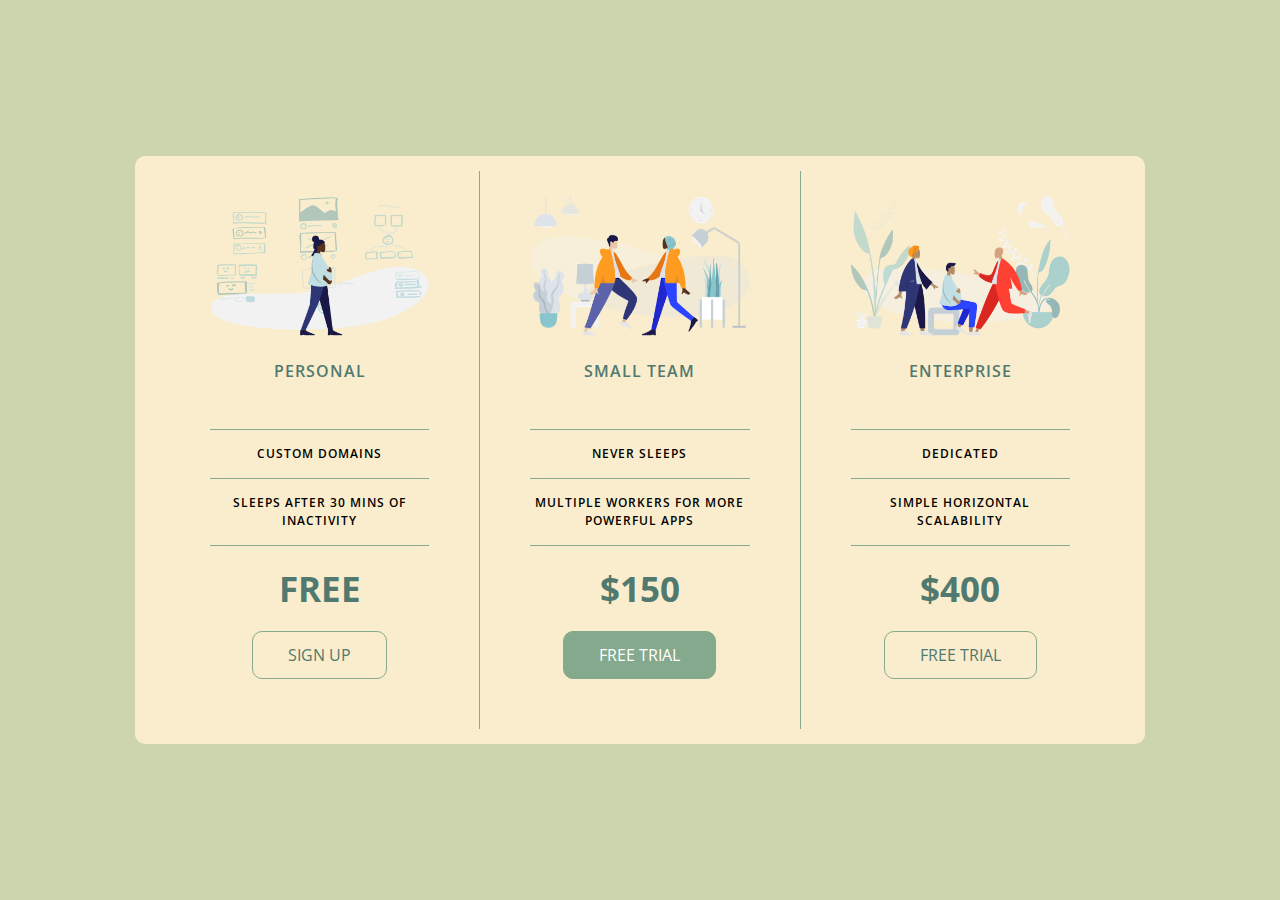
<file: Week 2/testd/index.html>
<!DOCTYPE html>
<html lang="en">

<head>
    <meta charset="UTF-8">
    <meta name="viewport" content="width=device-width, initial-scale=1.0">
    <title>Media Queries</title>
    <link rel="stylesheet" href="https://fonts.googleapis.com/css?family=Open+Sans:400,600,700">

    <link rel="stylesheet" href="app.css">
</head>

<body>
    <div class="panel pricing-table">

        <div class="pricing-plan">
            <img src="icons/icon1.png" alt="" class="pricing-img">
            <h2 class="pricing-header">Personal</h2>
            <ul class="pricing-features">
                <li class="pricing-features-item">Custom domains</li>
                <li class="pricing-features-item">Sleeps after 30 mins of inactivity</li>
            </ul>
            <span class="pricing-price">Free</span>
            <a href="#/" class="pricing-button">Sign up</a>
        </div>

        <div class="pricing-plan">
            <img src="icons/icon2.png" alt="" class="pricing-img">
            <h2 class="pricing-header">Small team</h2>
            <ul class="pricing-features">
                <li class="pricing-features-item">Never sleeps</li>
                <li class="pricing-features-item">Multiple workers for more powerful apps</li>
            </ul>
            <span class="pricing-price">$150</span>
            <a href="#/" class="pricing-button is-featured">Free trial</a>
        </div>

        <div class="pricing-plan">
            <img src="icons/icon3.png" alt="" class="pricing-img">
            <h2 class="pricing-header">Enterprise</h2>
            <ul class="pricing-features">
                <li class="pricing-features-item">Dedicated</li>
                <li class="pricing-features-item">Simple horizontal scalability</li>
            </ul>
            <span class="pricing-price">$400</span>
            <a href="#/" class="pricing-button">Free trial</a>
        </div>

    </div>
</body>

</html>
</file>
<file: Week 2/testd/app.css>
/* http://meyerweb.com/eric/tools/css/reset/ 
    v2.0 | 20110126
    License: none (public domain)
중요!
 */

html, body, div, span, applet, object, iframe,
h1, h2, h3, h4, h5, h6, p, blockquote, pre,
a, abbr, acronym, address, big, cite, code,
del, dfn, em, img, ins, kbd, q, s, samp,
small, strike, strong, sub, sup, tt, var,
b, u, i, center,
dl, dt, dd, ol, ul, li,
fieldset, form, label, legend,
table, caption, tbody, tfoot, thead, tr, th, td,
article, aside, canvas, details, embed, 
figure, figcaption, footer, header, hgroup, 
menu, nav, output, ruby, section, summary,
time, mark, audio, video {
	margin: 0;
	padding: 0;
	border: 0;
	font-size: 100%;
	font: inherit;
	vertical-align: baseline;
}
/* HTML5 display-role reset for older browsers */
article, aside, details, figcaption, figure, 
footer, header, hgroup, menu, nav, section {
	display: block;
}
body {
	line-height: 1;
}
ol, ul {
	list-style: none;
}
blockquote, q {
	quotes: none;
}
blockquote:before, blockquote:after,
q:before, q:after {
	content: '';
	content: none;
}
table {
	border-collapse: collapse;
	border-spacing: 0;
}

html {
    box-sizing: border-box;
    font-family: 'Open Sans', sans-serif;
    }

body{
    background-color: #ccd5ae;
    display: flex;
    justify-content: center;
    align-items: center;
    min-height: 100vh;
}

.panel{
    background-color: #faedcd;
    border-radius: 10px;
    padding: 15px 25px;
    width: 100%;
    max-width: 960px;
    display: flex;
    flex-direction: column;
    text-align: center;
    text-transform: uppercase;
}

.pricing-plan{
    border-bottom: 1px solid #84a98c;
}
.pricing-plan:lest-child{
    border-bottom: none;
}
.pricing-img{
    margin-bottom: 25px;
    max-width: 100%;
}
.pricing-header{
    color: #52796f;
    font-weight: 600;
    letter-spacing: 1px;
}
.pricing-features{
    margin: 50px 0 25px;
    columns: #2f3e46;
}
.pricing-features-item{
    font-weight: 600;
    letter-spacing: 1px;
    font-size: 12px;
    line-height: 1.5;
    padding: 15px 0;
    border-top: 1px solid #84a98c;
}
.pricing-features-item:last-child{
    border-bottom: 1px solid #84a98c;
}
.pricing-price{
    color: #52796f;
    display: block;
    font-size: 35px;
    font-weight: 700;
}

.pricing-button {
    border: 1px solid #84a98c;
    border-radius: 10px;
    color: #52796f;
    display: inline-block;
    padding: 15px 35px;
    text-decoration: none;
    margin: 25px 0;
    transition: background-color 200ms ease-in-out;
    }

    .pricing-button:hover, .pricing-button:focus{
        background-color: #bac8bd ;

    }
    .pricing-button.is-featured{
        background-color: #84a98c;
        color: white;
    }

    .pricing-button.is-featured:hover,.pricing-button.is-featured:focus{
        background-color: #bac8bd;
        color: white;
    }

    @media(min-width: 900px){
        .panel{
            flex-direction: row;
        }
        .pricing-plan{
            border-bottom: none;          
            border-right: 1px solid #84a98c;
            padding: 25px 50px;
        }
        .pricing-plan:last-child{
            border-right: none;
        }
    }
</file>
